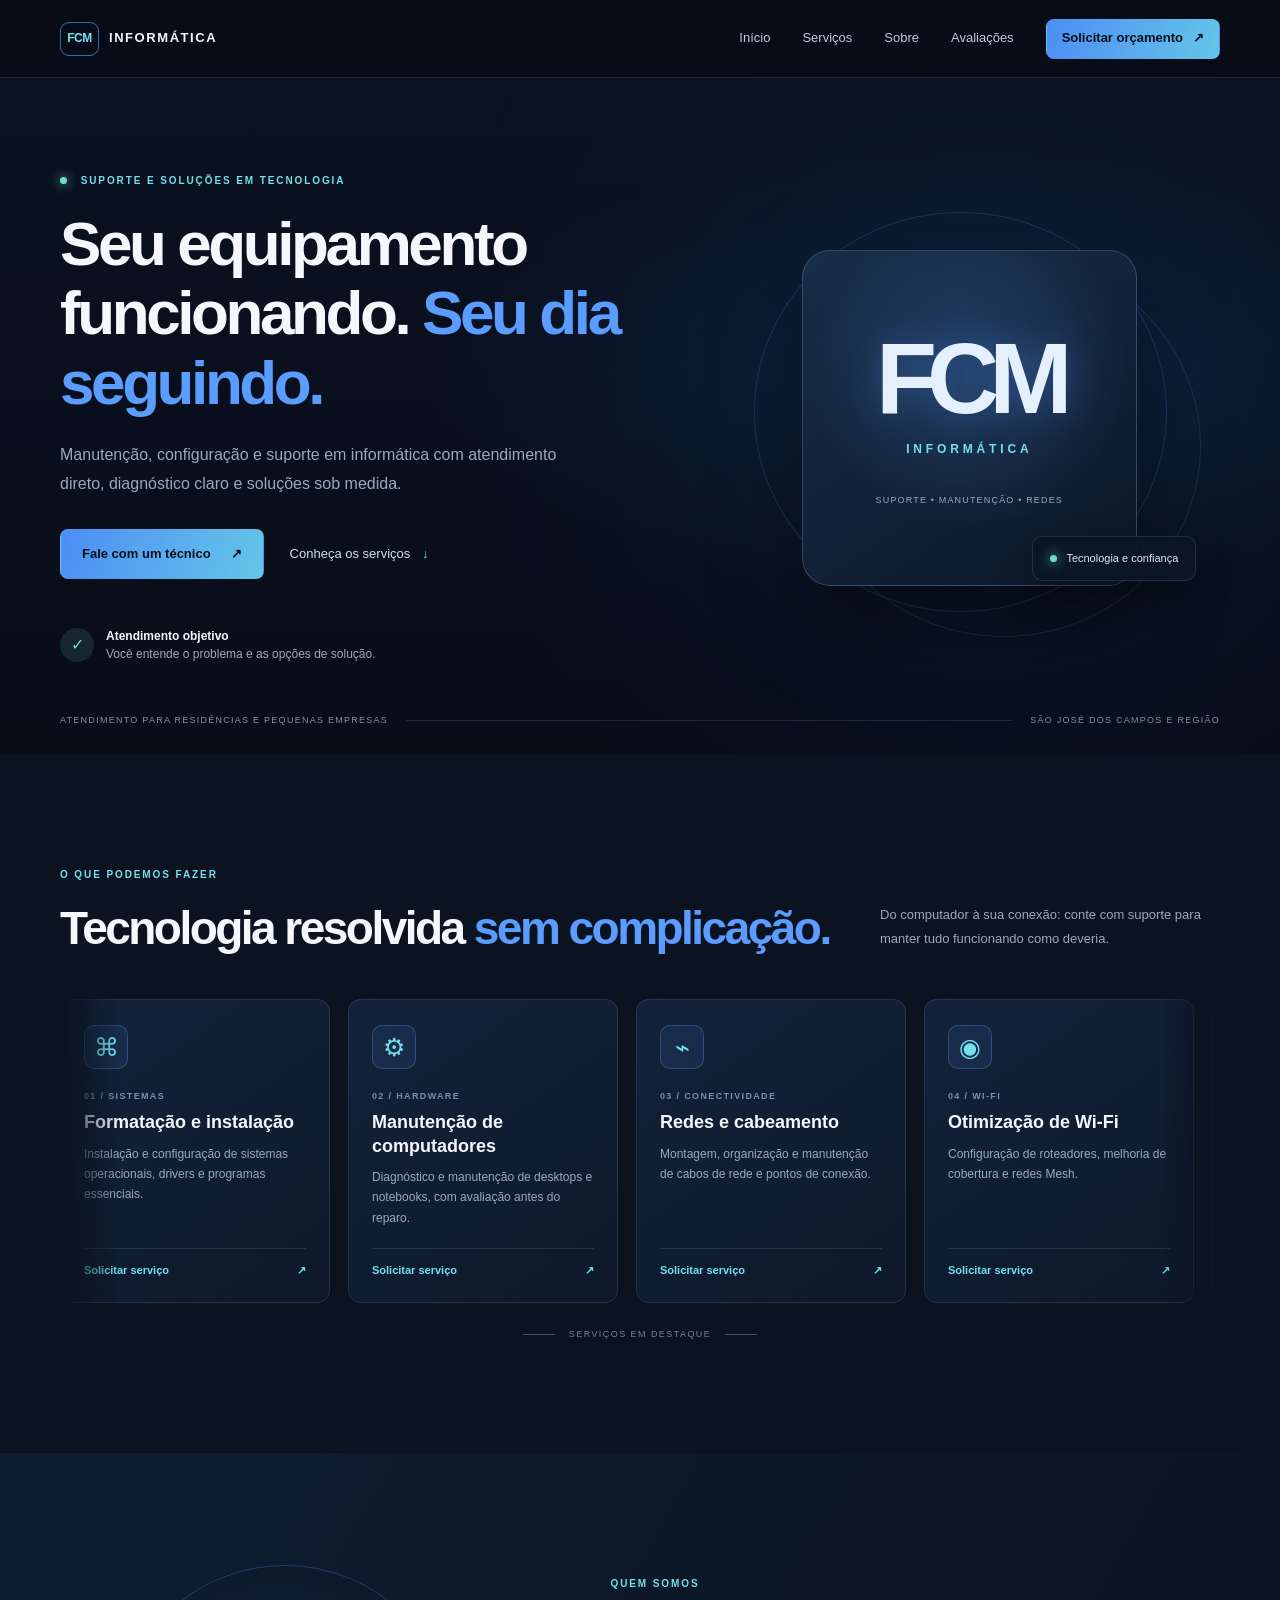
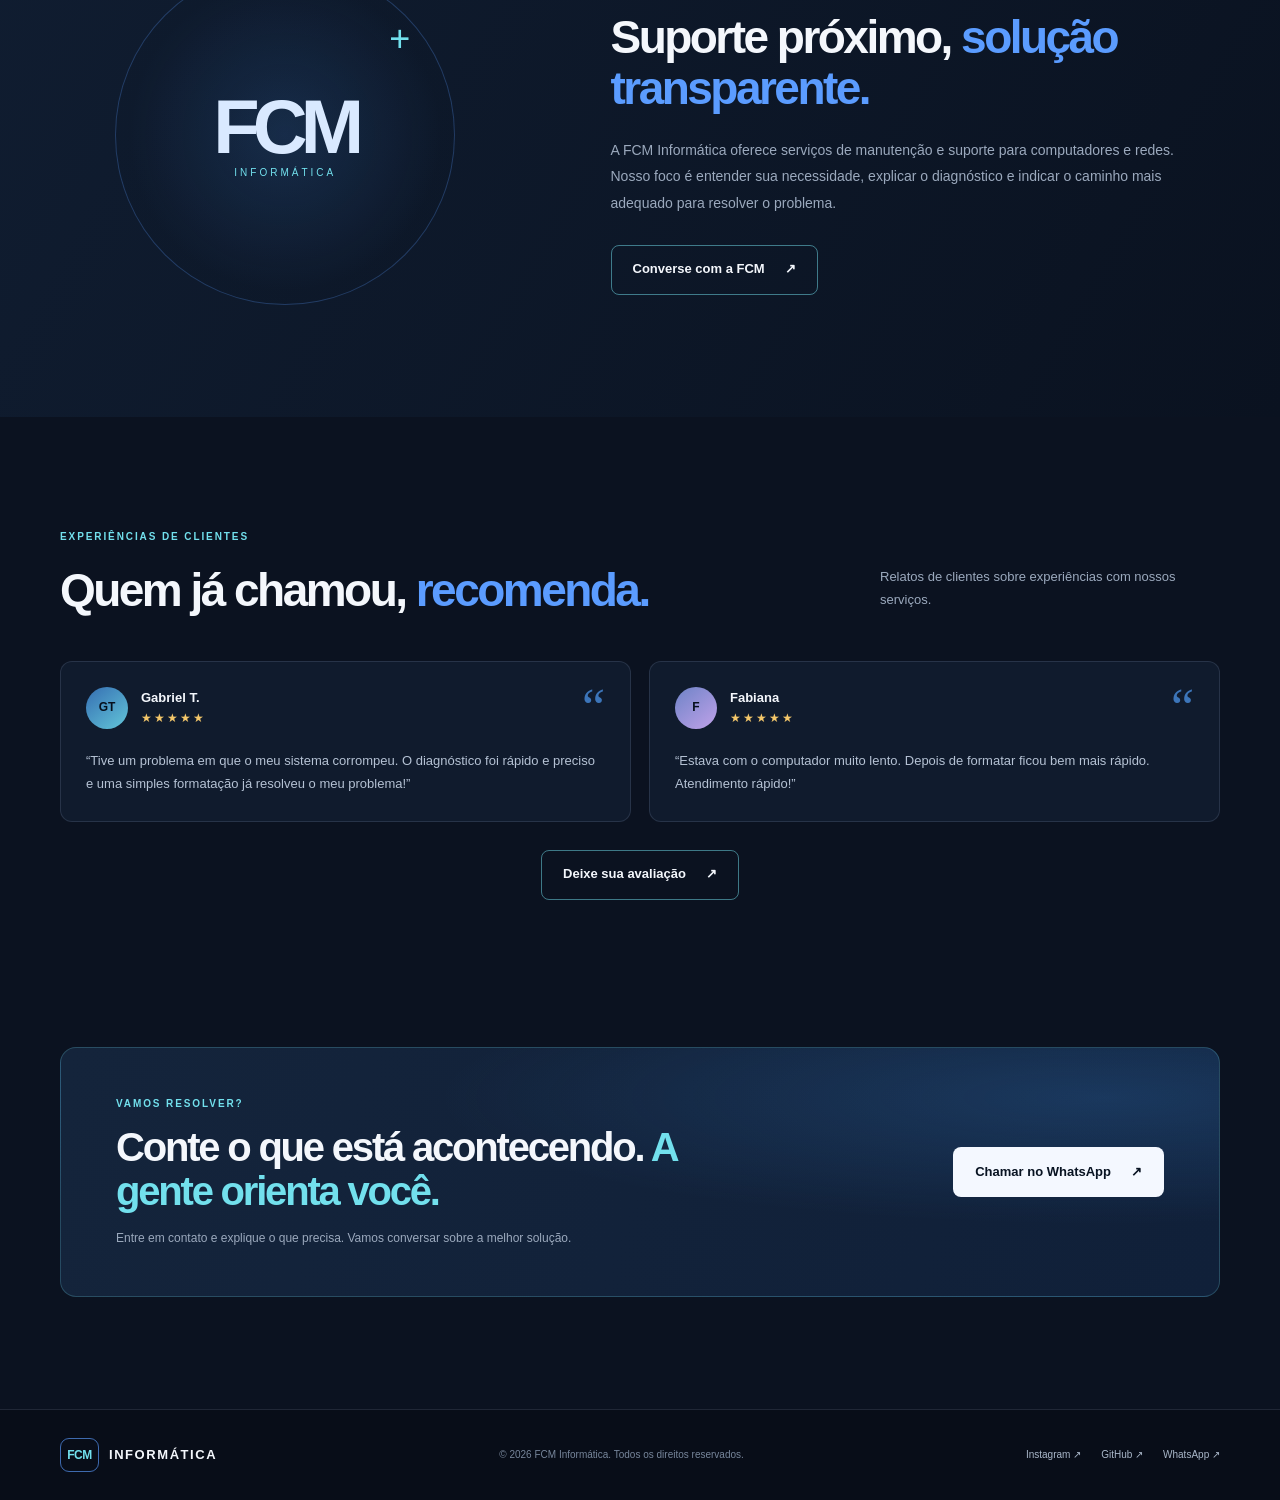
<file: index.html>
<!doctype html>
<html lang="pt-BR">
<head>
  <meta charset="utf-8">
  <meta name="viewport" content="width=device-width, initial-scale=1">
  <meta name="theme-color" content="#080d18">
  <meta name="description" content="FCM Informática: manutenção de computadores, formatação, redes, cabeamento e otimização de Wi-Fi em São José dos Campos e região. Solicite seu orçamento.">
  <meta property="og:title" content="FCM Informática | Tecnologia sem complicação">
  <meta property="og:description" content="Suporte, manutenção e soluções de informática para sua casa ou empresa.">
  <meta property="og:type" content="website">
  <link rel="stylesheet" href="src/styles/styles.css">
  <title>FCM Informática | Suporte e manutenção</title>
</head>
<body>
  <header class="site-header">
    <nav class="nav container" aria-label="Navegação principal">
      <a class="brand" href="#inicio" aria-label="FCM Informática - início"><span class="brand-mark">FCM</span><span>INFORMÁTICA</span></a>
      <button class="menu-toggle" type="button" aria-label="Abrir menu" aria-expanded="false" aria-controls="nav-links"><span></span><span></span><span></span></button>
      <div class="nav-links" id="nav-links">
        <a href="#inicio">Início</a><a href="#servicos">Serviços</a><a href="#sobre">Sobre</a><a href="#avaliacoes">Avaliações</a>
        <a class="button button-small" href="https://wa.me/5512991867922?text=Ol%C3%A1!%20Vim%20pelo%20site%20da%20FCM%20Inform%C3%A1tica%20e%20gostaria%20de%20um%20or%C3%A7amento." target="_blank" rel="noopener noreferrer">Solicitar orçamento <span aria-hidden="true">↗</span></a>
      </div>
    </nav>
  </header>

  <main>
    <section class="hero section" id="inicio">
      <div class="hero-glow" aria-hidden="true"></div>
      <div class="container hero-grid">
        <div class="hero-copy">
          <p class="eyebrow"><span class="status-dot"></span> SUPORTE E SOLUÇÕES EM TECNOLOGIA</p>
          <h1>Seu equipamento funcionando. <span>Seu dia seguindo.</span></h1>
          <p class="hero-text">Manutenção, configuração e suporte em informática com atendimento direto, diagnóstico claro e soluções sob medida.</p>
          <div class="hero-actions"><a class="button" href="https://wa.me/5512991867922?text=Ol%C3%A1!%20Gostaria%20de%20solicitar%20um%20or%C3%A7amento." target="_blank" rel="noopener noreferrer">Fale com um técnico <span aria-hidden="true">↗</span></a><a class="text-link" href="#servicos">Conheça os serviços <span aria-hidden="true">↓</span></a></div>
          <div class="hero-proof"><div class="proof-icon">✓</div><p><strong>Atendimento objetivo</strong><br><span>Você entende o problema e as opções de solução.</span></p></div>
        </div>
        <div class="hero-brand-visual" aria-label="FCM Informática">
          <div class="hero-brand-orbit hero-brand-orbit-one"></div>
          <div class="hero-brand-orbit hero-brand-orbit-two"></div>
          <div class="hero-brand-card">
            <span class="hero-brand-mark">FCM</span>
            <span class="hero-brand-name">INFORMÁTICA</span>
            <span class="hero-brand-caption">SUPORTE • MANUTENÇÃO • REDES</span>
          </div>
          <div class="hero-brand-tag"><span class="tag-dot"></span> Tecnologia e confiança</div>
        </div>
      </div>
      <div class="container hero-bottom"><span>ATENDIMENTO PARA RESIDÊNCIAS E PEQUENAS EMPRESAS</span><span class="hero-line"></span><span>SÃO JOSÉ DOS CAMPOS E REGIÃO</span></div>
    </section>

    <section class="services section" id="servicos">
      <div class="container">
        <div class="section-heading"><div><p class="eyebrow">O QUE PODEMOS FAZER</p><h2>Tecnologia resolvida <span>sem complicação.</span></h2></div><p class="section-intro">Do computador à sua conexão: conte com suporte para manter tudo funcionando como deveria.</p></div>
        <div class="carousel-shell" aria-label="Carrossel contínuo de serviços">
          <div class="carousel-track">
            <div class="service-card"><div class="service-icon">⌘</div><p class="card-number">01 / SISTEMAS</p><h3>Formatação e instalação</h3><p>Instalação e configuração de sistemas operacionais, drivers e programas essenciais.</p><a href="https://wa.me/5512991867922?text=Ol%C3%A1!%20Quero%20um%20or%C3%A7amento%20para%20formata%C3%A7%C3%A3o." target="_blank" rel="noopener noreferrer">Solicitar serviço <span>↗</span></a></div>
            <div class="service-card"><div class="service-icon">⚙</div><p class="card-number">02 / HARDWARE</p><h3>Manutenção de computadores</h3><p>Diagnóstico e manutenção de desktops e notebooks, com avaliação antes do reparo.</p><a href="https://wa.me/5512991867922?text=Ol%C3%A1!%20Preciso%20de%20um%20or%C3%A7amento%20para%20manuten%C3%A7%C3%A3o." target="_blank" rel="noopener noreferrer">Solicitar serviço <span>↗</span></a></div>
            <div class="service-card"><div class="service-icon">⌁</div><p class="card-number">03 / CONECTIVIDADE</p><h3>Redes e cabeamento</h3><p>Montagem, organização e manutenção de cabos de rede e pontos de conexão.</p><a href="https://wa.me/5512991867922?text=Ol%C3%A1!%20Preciso%20de%20ajuda%20com%20cabeamento%20de%20rede." target="_blank" rel="noopener noreferrer">Solicitar serviço <span>↗</span></a></div>
            <div class="service-card"><div class="service-icon">◉</div><p class="card-number">04 / WI-FI</p><h3>Otimização de Wi-Fi</h3><p>Configuração de roteadores, melhoria de cobertura e redes Mesh.</p><a href="https://wa.me/5512991867922?text=Ol%C3%A1!%20Quero%20otimizar%20minha%20rede%20Wi-Fi." target="_blank" rel="noopener noreferrer">Solicitar serviço <span>↗</span></a></div>
            <div class="service-card" aria-hidden="true"><div class="service-icon">⌘</div><p class="card-number">01 / SISTEMAS</p><h3>Formatação e instalação</h3><p>Instalação e configuração de sistemas operacionais, drivers e programas essenciais.</p><a href="https://wa.me/5512991867922?text=Ol%C3%A1!%20Quero%20um%20or%C3%A7amento%20para%20formata%C3%A7%C3%A3o." target="_blank" rel="noopener noreferrer" tabindex="-1">Solicitar serviço <span>↗</span></a></div>
            <div class="service-card" aria-hidden="true"><div class="service-icon">⚙</div><p class="card-number">02 / HARDWARE</p><h3>Manutenção de computadores</h3><p>Diagnóstico e manutenção de desktops e notebooks, com avaliação antes do reparo.</p><a tabindex="-1">Solicitar serviço <span>↗</span></a></div>
            <div class="service-card" aria-hidden="true"><div class="service-icon">⌁</div><p class="card-number">03 / CONECTIVIDADE</p><h3>Redes e cabeamento</h3><p>Montagem, organização e manutenção de cabos de rede e pontos de conexão.</p><a tabindex="-1">Solicitar serviço <span>↗</span></a></div>
            <div class="service-card" aria-hidden="true"><div class="service-icon">◉</div><p class="card-number">04 / WI-FI</p><h3>Otimização de Wi-Fi</h3><p>Configuração de roteadores, melhoria de cobertura e redes Mesh.</p><a tabindex="-1">Solicitar serviço <span>↗</span></a></div>
          </div>
        </div>
        <div class="carousel-hint"><span class="hint-line"></span> SERVIÇOS EM DESTAQUE <span class="hint-line"></span></div>
      </div>
    </section>

    <section class="about section" id="sobre"><div class="container about-grid"><div class="about-mark"><span>FCM</span><small>INFORMÁTICA</small><div class="about-cross">+</div></div><div class="about-copy"><p class="eyebrow">QUEM SOMOS</p><h2>Suporte próximo, <span>solução transparente.</span></h2><p>A FCM Informática oferece serviços de manutenção e suporte para computadores e redes. Nosso foco é entender sua necessidade, explicar o diagnóstico e indicar o caminho mais adequado para resolver o problema.</p><a class="button button-outline" href="https://wa.me/5512991867922?text=Ol%C3%A1!%20Quero%20conversar%20com%20a%20FCM%20Inform%C3%A1tica." target="_blank" rel="noopener noreferrer">Converse com a FCM <span>↗</span></a></div></div></section>

    <section class="reviews section" id="avaliacoes"><div class="container"><div class="section-heading"><div><p class="eyebrow">EXPERIÊNCIAS DE CLIENTES</p><h2>Quem já chamou, <span>recomenda.</span></h2></div><p class="section-intro">Relatos de clientes sobre experiências com nossos serviços.</p></div><div class="review-grid">
      <article class="review-card"><div class="review-top"><div class="avatar">GT</div><div><h3>Gabriel T.</h3><div class="stars" aria-label="5 de 5 estrelas">★★★★★</div></div><span class="quote-mark">“</span></div><p>“Tive um problema em que o meu sistema corrompeu. O diagnóstico foi rápido e preciso e uma simples formatação já resolveu o meu problema!”</p></article>
      <article class="review-card"><div class="review-top"><div class="avatar avatar-alt">F</div><div><h3>Fabiana</h3><div class="stars" aria-label="5 de 5 estrelas">★★★★★</div></div><span class="quote-mark">“</span></div><p>“Estava com o computador muito lento. Depois de formatar ficou bem mais rápido. Atendimento rápido!”</p></article>
    </div><div class="review-action"><a class="button button-outline" href="avaliacao.html">Deixe sua avaliação <span>↗</span></a></div></div></section>

    <section class="contact section"><div class="container contact-panel"><div><p class="eyebrow">VAMOS RESOLVER?</p><h2>Conte o que está acontecendo. <span>A gente orienta você.</span></h2><p>Entre em contato e explique o que precisa. Vamos conversar sobre a melhor solução.</p></div><a class="button button-light" href="https://wa.me/5512991867922?text=Ol%C3%A1!%20Vim%20pelo%20site%20da%20FCM%20Inform%C3%A1tica." target="_blank" rel="noopener noreferrer">Chamar no WhatsApp <span>↗</span></a></div></section>
  </main>

  <footer class="footer"><div class="container footer-inner"><a class="brand" href="#inicio"><span class="brand-mark">FCM</span><span>INFORMÁTICA</span></a><p>© <span id="year">2026</span> FCM Informática. Todos os direitos reservados.</p><div class="footer-links"><a href="https://www.instagram.com/felipe.marani/" target="_blank" rel="noopener noreferrer">Instagram ↗</a><a href="https://github.com/FelipeCMarani" target="_blank" rel="noopener noreferrer">GitHub ↗</a><a href="https://wa.me/5512991867922" target="_blank" rel="noopener noreferrer">WhatsApp ↗</a></div></div></footer>
  <script src="src/javascript/script.js" defer></script>
</body>
</html>
</file>
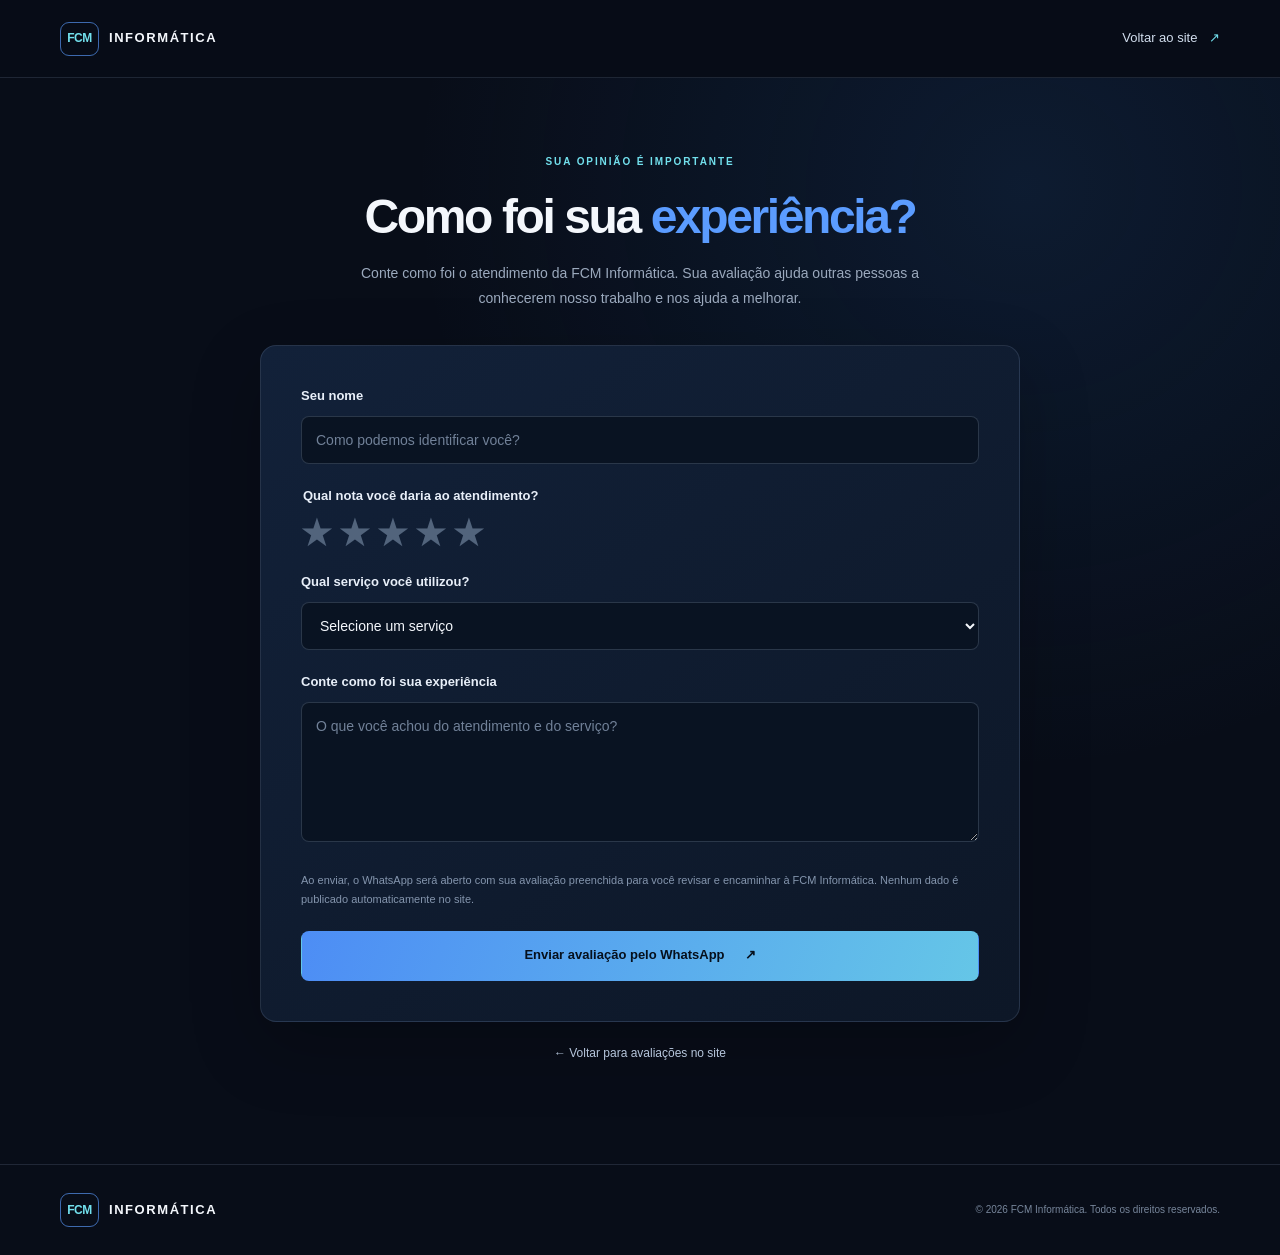
<file: avaliacao.html>
<!doctype html>
<html lang="pt-BR">
<head>
  <meta charset="utf-8">
  <meta name="viewport" content="width=device-width, initial-scale=1">
  <meta name="theme-color" content="#080d18">
  <meta name="description" content="Avalie seu atendimento com a FCM Informática. Sua opinião ajuda a melhorar nossos serviços.">
  <link rel="stylesheet" href="src/styles/styles.css">
  <title>Avalie seu atendimento | FCM Informática</title>
</head>
<body>
  <header class="site-header">
    <nav class="nav container" aria-label="Navegação principal">
      <a class="brand" href="index.html" aria-label="FCM Informática - início"><span class="brand-mark">FCM</span><span>INFORMÁTICA</span></a>
      <a class="text-link" href="index.html">Voltar ao site <span aria-hidden="true">↗</span></a>
    </nav>
  </header>
  <main class="form-page">
    <div class="form-wrap">
      <div class="form-intro">
        <p class="eyebrow">SUA OPINIÃO É IMPORTANTE</p>
        <h1>Como foi sua <span>experiência?</span></h1>
        <p>Conte como foi o atendimento da FCM Informática. Sua avaliação ajuda outras pessoas a conhecerem nosso trabalho e nos ajuda a melhorar.</p>
      </div>
      <form class="review-form" id="review-form">
        <div class="form-field">
          <label for="customer-name">Seu nome</label>
          <input id="customer-name" name="name" type="text" autocomplete="name" maxlength="70" placeholder="Como podemos identificar você?" required>
        </div>
        <fieldset class="form-field" style="border:0;padding:0;margin-inline:0">
          <legend class="form-label">Qual nota você daria ao atendimento?</legend>
          <div class="rating-options" aria-label="Selecione uma nota de 1 a 5">
            <input type="radio" id="star-5" name="rating" value="5" required><label for="star-5" aria-label="5 estrelas">★</label>
            <input type="radio" id="star-4" name="rating" value="4"><label for="star-4" aria-label="4 estrelas">★</label>
            <input type="radio" id="star-3" name="rating" value="3"><label for="star-3" aria-label="3 estrelas">★</label>
            <input type="radio" id="star-2" name="rating" value="2"><label for="star-2" aria-label="2 estrelas">★</label>
            <input type="radio" id="star-1" name="rating" value="1"><label for="star-1" aria-label="1 estrela">★</label>
          </div>
        </fieldset>
        <div class="form-field">
          <label for="service">Qual serviço você utilizou?</label>
          <select id="service" name="service" required>
            <option value="" disabled selected>Selecione um serviço</option>
            <option>Formatação e instalação</option>
            <option>Manutenção de computadores</option>
            <option>Redes e cabeamento</option>
            <option>Otimização de Wi-Fi</option>
            <option>Suporte técnico</option>
            <option>Outro</option>
          </select>
        </div>
        <div class="form-field">
          <label for="review">Conte como foi sua experiência</label>
          <textarea id="review" name="review" maxlength="1200" placeholder="O que você achou do atendimento e do serviço?" required></textarea>
        </div>
        <p class="form-note">Ao enviar, o WhatsApp será aberto com sua avaliação preenchida para você revisar e encaminhar à FCM Informática. Nenhum dado é publicado automaticamente no site.</p>
        <button class="button form-submit" type="submit">Enviar avaliação pelo WhatsApp <span aria-hidden="true">↗</span></button>
      </form>
      <div style="text-align:center"><a class="form-back" href="index.html#avaliacoes">← Voltar para avaliações no site</a></div>
    </div>
  </main>
  <footer class="footer"><div class="container footer-inner"><a class="brand" href="index.html"><span class="brand-mark">FCM</span><span>INFORMÁTICA</span></a><p>© <span id="year">2026</span> FCM Informática. Todos os direitos reservados.</p></div></footer>
  <script src="src/javascript/script.js" defer></script>
  <script src="src/javascript/avaliacao.js" defer></script>
</body>
</html>
</file>
<file: src/styles/styles.css>
:root{--bg:#080d18;--panel:#101a2b;--panel2:#111f33;--text:#f4f7fc;--muted:#9ba9bd;--blue:#5b9cff;--cyan:#72e0ed;--line:rgba(173,198,231,.14);--max:1160px}*{box-sizing:border-box}html{scroll-behavior:smooth;scroll-padding-top:88px}body{margin:0;background:var(--bg);color:var(--text);font-family:Arial,Helvetica,sans-serif;line-height:1.6;-webkit-font-smoothing:antialiased}a{color:inherit;text-decoration:none}button,a{-webkit-tap-highlight-color:transparent}button{font:inherit}.container{width:min(var(--max),calc(100% - 48px));margin-inline:auto}.section{position:relative;padding:112px 0}.site-header{height:78px;position:sticky;top:0;z-index:20;background:rgba(8,13,24,.86);backdrop-filter:blur(18px);border-bottom:1px solid var(--line)}.nav{height:100%;display:flex;align-items:center;justify-content:space-between}.brand{display:inline-flex;align-items:center;gap:10px;font-family:Arial,Helvetica,sans-serif;font-size:13px;font-weight:800;letter-spacing:.12em}.brand-mark{display:grid;place-items:center;width:39px;height:34px;border:1px solid rgba(91,156,255,.65);border-radius:9px;color:var(--cyan);font-size:12px;letter-spacing:-.04em}.nav-links{display:flex;align-items:center;gap:32px;font-size:13px;color:#c1ccdc}.nav-links>a:not(.button):hover,.footer-links a:hover{color:var(--cyan)}.button{min-height:50px;padding:0 21px;display:inline-flex;align-items:center;justify-content:center;gap:20px;border:1px solid transparent;border-radius:8px;background:linear-gradient(110deg,#4d8df5,#65c6e7);color:#06101d;font-size:13px;font-weight:700;transition:transform .2s,filter .2s}.button:hover{transform:translateY(-2px);filter:brightness(1.08)}.button-small{min-height:40px;padding:0 15px;gap:10px}.button-outline{background:transparent;border-color:rgba(114,224,237,.5);color:var(--text)}.button-light{background:#f4f8ff;color:#081322}.menu-toggle{display:none;background:none;border:0;padding:8px}.menu-toggle span{display:block;width:23px;height:2px;margin:5px;background:#fff}.hero{min-height:650px;padding:90px 0 28px;overflow:hidden;background:radial-gradient(ellipse at 76% 43%,rgba(35,92,160,.18),transparent 40%),linear-gradient(180deg,#0a1120,#080d18)}.hero-glow{position:absolute;width:460px;height:460px;right:5%;top:12%;border-radius:50%;background:#1c5c9b;filter:blur(150px);opacity:.2}.hero-grid{position:relative;display:grid;grid-template-columns:1.08fr .92fr;align-items:center;gap:70px;min-height:500px}.eyebrow{margin:0 0 20px;color:var(--cyan);font-size:10px;font-weight:700;letter-spacing:.19em}.status-dot,.tag-dot{display:inline-block;width:7px;height:7px;margin-right:9px;border-radius:50%;background:#6ce0c2;box-shadow:0 0 12px #6ce0c2}.hero h1,.section-heading h2,.about h2,.contact h2{margin:0;font-family:Arial,Helvetica,sans-serif;font-size:clamp(38px,5vw,62px);line-height:1.12;letter-spacing:-.055em;font-weight:700}.hero h1 span,.section-heading h2 span,.about h2 span,.contact h2 span{color:var(--blue)}.hero-text{max-width:520px;margin:24px 0 30px;color:var(--muted);font-size:16px;line-height:1.8}.hero-actions{display:flex;align-items:center;gap:26px}.text-link{font-size:13px;color:#d2deee}.text-link span{color:var(--cyan);margin-left:8px}.hero-proof{display:flex;align-items:center;gap:12px;margin-top:48px}.proof-icon{display:grid;place-items:center;width:34px;height:34px;border-radius:50%;background:rgba(108,224,194,.12);color:#6ce0c2}.hero-proof p{margin:0;font-size:12px;line-height:1.5}.hero-proof strong{font-weight:600}.hero-proof p span{color:var(--muted)}.hero-visual{position:relative;width:min(100%,430px);justify-self:center}.visual-frame{position:relative;z-index:1;overflow:hidden;aspect-ratio:1/1.04;border:1px solid rgba(144,187,241,.23);border-radius:48% 48% 18px 18px;background:linear-gradient(145deg,#1a3452,#0d1727);box-shadow:0 30px 90px rgba(0,0,0,.38)}.visual-frame img{display:block;width:100%;height:100%;object-fit:cover;object-position:center 28%;mix-blend-mode:normal}.visual-tag{position:absolute;z-index:2;right:-32px;bottom:32px;display:flex;align-items:center;padding:13px 17px;border:1px solid var(--line);border-radius:10px;background:rgba(12,22,38,.94);box-shadow:0 12px 35px #0005}.visual-tag strong,.visual-tag small{display:block}.visual-tag strong{font-size:12px}.visual-tag small{color:var(--muted);font-size:10px}.visual-orbit{position:absolute;border:1px solid rgba(91,156,255,.2);border-radius:50%;pointer-events:none}.orbit-one{inset:-28px -22px 20px 22px}.orbit-two{inset:20px -48px -28px 55px;border-color:rgba(114,224,237,.12)}.hero-bottom{display:flex;align-items:center;gap:18px;margin-top:45px;color:#8292a9;font-size:9px;letter-spacing:.14em}.hero-line{height:1px;flex:1;background:var(--line)}.services{overflow:hidden;background:#0b1220}.section-heading{display:flex;align-items:end;justify-content:space-between;gap:40px;margin-bottom:44px}.section-heading h2,.about h2,.contact h2{font-size:clamp(32px,4vw,46px)}.section-intro{max-width:340px;margin:0 0 5px;color:var(--muted);font-size:13px;line-height:1.8}.carousel-shell{position:relative;overflow:hidden;mask-image:linear-gradient(90deg,transparent,#000 5%,#000 95%,transparent);-webkit-mask-image:linear-gradient(90deg,transparent,#000 5%,#000 95%,transparent)}.carousel-track{display:flex;width:max-content;gap:18px;animation:marquee 42s linear infinite}.carousel-shell:hover .carousel-track,.carousel-shell:focus-within .carousel-track{animation-play-state:paused}.service-card{width:270px;min-height:286px;padding:25px 23px 22px;border:1px solid var(--line);border-radius:13px;background:linear-gradient(145deg,#13223a,#0e1829);display:flex;flex-direction:column}.service-icon{display:grid;place-items:center;width:44px;height:44px;border:1px solid rgba(91,156,255,.32);border-radius:10px;background:rgba(91,156,255,.09);color:var(--cyan);font-size:25px}.card-number{margin:20px 0 8px;color:#7890ae;font-size:9px;letter-spacing:.15em;font-weight:700}.service-card h3{margin:0 0 9px;font-family:Arial,Helvetica,sans-serif;font-size:18px;line-height:1.3}.service-card>p:not(.card-number){margin:0 0 20px;color:var(--muted);font-size:12px;line-height:1.7}.service-card a{display:flex;justify-content:space-between;align-items:center;margin-top:auto;padding-top:13px;border-top:1px solid var(--line);color:var(--cyan);font-size:11px;font-weight:700}.carousel-hint{display:flex;align-items:center;justify-content:center;gap:14px;margin-top:24px;color:#71849e;font-size:9px;letter-spacing:.16em}.hint-line{width:32px;height:1px;background:#40516a}@keyframes marquee{from{transform:translateX(0)}to{transform:translateX(calc(-50% - 9px))}}.about{background:linear-gradient(120deg,#101d31,#0a1220)}.about-grid{display:grid;grid-template-columns:.85fr 1.15fr;align-items:center;gap:100px}.about-mark{position:relative;display:grid;place-content:center;justify-self:center;width:min(100%,340px);aspect-ratio:1;border:1px solid rgba(91,156,255,.27);border-radius:50%;background:radial-gradient(circle,rgba(58,119,191,.2),rgba(11,20,35,.1) 65%)}.about-mark>span{font-family:Arial,Helvetica,sans-serif;font-size:76px;line-height:1;font-weight:800;letter-spacing:-.09em;color:#d9e9ff}.about-mark small{text-align:center;color:var(--cyan);font-size:10px;letter-spacing:.3em}.about-cross{position:absolute;right:13%;top:13%;color:var(--cyan);font-size:36px}.about-copy>p:not(.eyebrow){max-width:570px;margin:22px 0 28px;color:var(--muted);font-size:14px;line-height:1.9}.reviews{background:#0b1220}.review-grid{display:grid;grid-template-columns:repeat(2,1fr);gap:18px}.review-card{padding:25px;border:1px solid var(--line);border-radius:12px;background:#101b2d}.review-top{display:flex;align-items:center;gap:13px}.avatar{display:grid;place-items:center;width:42px;height:42px;border-radius:50%;background:linear-gradient(140deg,#356eb2,#63c6d9);color:#06101d;font-weight:800;font-size:12px}.avatar-alt{background:linear-gradient(140deg,#6e83c7,#c0a2e9)}.review-top h3{margin:0;font-size:13px}.stars{color:#f4c76a;font-size:12px;letter-spacing:2px}.quote-mark{margin-left:auto;color:#3c75b9;font-family:Georgia,serif;font-size:52px;line-height:.8}.review-card>p{margin:20px 0 0;color:#b5c2d4;font-size:13px;line-height:1.8}.review-action{margin-top:28px;text-align:center}.contact{padding-top:35px;background:#0b1220}.contact-panel{display:flex;align-items:center;justify-content:space-between;gap:35px;padding:48px 55px;border:1px solid rgba(114,224,237,.22);border-radius:16px;background:radial-gradient(ellipse at 90% 20%,rgba(54,126,202,.25),transparent 45%),linear-gradient(110deg,#14243b,#102039)}.contact-panel .eyebrow{margin-bottom:13px}.contact h2{max-width:660px;font-size:clamp(28px,3.4vw,40px)}.contact h2 span{color:var(--cyan)}.contact-panel>div>p:last-child{margin:15px 0 0;color:var(--muted);font-size:12px}.contact-panel .button{flex-shrink:0}.footer{padding:28px 0;border-top:1px solid var(--line);background:#080d18}.footer-inner{display:flex;align-items:center;justify-content:space-between;gap:25px}.footer-inner>p{margin:0;color:#77869b;font-size:10px}.footer-links{display:flex;gap:20px;color:#aab8ca;font-size:10px}
@media(max-width:850px){.nav-links{gap:18px}.hero-grid{gap:35px}.hero h1{font-size:48px}.about-grid{gap:55px}.contact-panel{padding:38px}.section{padding:85px 0}}
@media(max-width:680px){.container{width:min(var(--max),calc(100% - 36px))}.site-header{height:68px}.menu-toggle{display:block}.nav-links{display:none;position:absolute;top:67px;left:0;right:0;padding:22px 22px 25px;background:#0b1423;border-bottom:1px solid var(--line);flex-direction:column;align-items:stretch;gap:20px}.nav-links.open{display:flex}.nav-links .button{align-self:flex-start}.hero{padding-top:58px}.hero-grid{grid-template-columns:1fr;gap:45px}.hero h1{font-size:clamp(39px,11vw,54px)}.hero-text{font-size:14px}.hero-proof{margin-top:30px}.hero-visual{width:min(78%,340px)}.visual-tag{right:-22px;bottom:20px}.hero-bottom{gap:10px;font-size:7px;letter-spacing:.08em;margin-top:35px}.section-heading{display:block;margin-bottom:30px}.section-heading h2,.about h2{font-size:35px}.section-intro{margin-top:15px}.service-card{width:255px;min-height:278px}.about-grid{grid-template-columns:1fr;gap:45px}.about-mark{width:240px}.about-mark>span{font-size:60px}.about-copy{text-align:left}.review-grid{grid-template-columns:1fr}.contact-panel{display:block;padding:30px 24px}.contact-panel .button{margin-top:24px}.footer-inner{flex-wrap:wrap}.footer-inner>p{order:3;width:100%}.footer-links{gap:12px}}
@media(prefers-reduced-motion:reduce){html{scroll-behavior:auto}.carousel-track{animation:none}.button{transition:none}}

/* Identidade visual no hero: substitui a fotografia pessoal */
.hero-brand-visual{min-height:410px;display:grid;place-items:center}
.brand-visual-card{position:relative;z-index:1;isolation:isolate;overflow:hidden;width:min(100%,410px);aspect-ratio:1/1.02;display:flex;flex-direction:column;align-items:center;justify-content:center;border:1px solid rgba(144,187,241,.25);border-radius:28px;background:radial-gradient(circle at 50% 42%,rgba(71,144,220,.28),transparent 48%),linear-gradient(145deg,#152b48,#0b1424 72%);box-shadow:0 30px 90px rgba(0,0,0,.38)}
.brand-visual-grid{position:absolute;inset:0;z-index:-1;opacity:.22;background-image:linear-gradient(rgba(135,183,239,.16) 1px,transparent 1px),linear-gradient(90deg,rgba(135,183,239,.16) 1px,transparent 1px);background-size:32px 32px;mask-image:linear-gradient(transparent,#000 25%,#000 75%,transparent)}
.brand-visual-logo{font-size:clamp(88px,12vw,132px);font-weight:900;letter-spacing:-.12em;line-height:1;color:#eaf4ff;text-shadow:0 0 48px rgba(91,156,255,.4);padding-right:.12em}
.brand-visual-caption{margin-top:12px;color:var(--cyan);font-size:10px;font-weight:700;letter-spacing:.25em}
.brand-visual-caption span{padding:0 7px;color:#7198c5}
.brand-visual-status{display:flex;align-items:center;gap:9px;margin-top:48px;padding:10px 15px;border:1px solid var(--line);border-radius:30px;background:rgba(8,17,30,.72);color:#c3d2e6;font-size:11px}
.brand-visual-status i{width:7px;height:7px;border-radius:50%;background:#6ce0c2;box-shadow:0 0 12px #6ce0c2}
.brand-visual-plus{position:absolute;top:12%;right:15%;color:var(--cyan);font-size:34px;font-weight:200}
/* Página de avaliação */
.form-page{min-height:calc(100vh - 160px);padding:76px 0 100px;background:radial-gradient(ellipse at 80% 10%,rgba(35,92,160,.18),transparent 42%),#080d18}
.form-wrap{width:min(760px,calc(100% - 36px));margin:auto}
.form-intro{text-align:center;margin-bottom:34px}.form-intro h1{margin:0;font-size:clamp(34px,5vw,48px);line-height:1.12;letter-spacing:-.05em}.form-intro h1 span{color:var(--blue)}.form-intro p:last-child{max-width:560px;margin:17px auto 0;color:var(--muted);font-size:14px;line-height:1.8}
.review-form{padding:clamp(22px,5vw,40px);border:1px solid var(--line);border-radius:16px;background:linear-gradient(145deg,#122139,#0d1727);box-shadow:0 24px 70px rgba(0,0,0,.22)}
.form-field{margin-bottom:22px}.form-field label,.form-label{display:block;margin-bottom:9px;color:#e8eff9;font-size:13px;font-weight:700}.form-field input,.form-field select,.form-field textarea{width:100%;min-height:48px;padding:12px 14px;border:1px solid rgba(173,198,231,.2);border-radius:8px;outline:none;background:#091322;color:var(--text);font:inherit;font-size:14px}.form-field textarea{min-height:140px;resize:vertical}.form-field input:focus,.form-field select:focus,.form-field textarea:focus{border-color:var(--cyan);box-shadow:0 0 0 3px rgba(114,224,237,.1)}.form-field input::placeholder,.form-field textarea::placeholder{color:#718198}.rating-options{display:flex;flex-direction:row-reverse;justify-content:flex-end;gap:8px}.rating-options input{position:absolute;opacity:0;pointer-events:none}.rating-options label{margin:0;color:#52647c;font-size:34px;line-height:1;cursor:pointer;transition:color .15s}.rating-options label:hover,.rating-options label:hover~label,.rating-options input:checked~label{color:#f4c76a}.form-note{margin:4px 0 22px;color:#8495ad;font-size:11px;line-height:1.7}.form-submit{width:100%;cursor:pointer}.form-back{display:inline-block;margin-top:22px;color:#b6c6dc;font-size:12px}.form-back:hover{color:var(--cyan)}
@media(max-width:680px){.hero-brand-visual{min-height:300px;width:100%}.brand-visual-card{width:min(82%,310px)}.brand-visual-logo{font-size:96px}.brand-visual-status{margin-top:32px}.form-page{padding-top:54px}}

/* Identidade visual da FCM sem fotografia pessoal */
.hero-brand-visual{position:relative;width:min(100%,430px);aspect-ratio:1/1;justify-self:center;display:grid;place-items:center}
.hero-brand-card{position:relative;z-index:1;width:78%;aspect-ratio:1;border:1px solid rgba(144,187,241,.25);border-radius:28px;background:radial-gradient(circle at 50% 35%,rgba(91,156,255,.22),transparent 58%),linear-gradient(145deg,#172d49,#0d1727);box-shadow:0 30px 90px rgba(0,0,0,.38);display:flex;flex-direction:column;align-items:center;justify-content:center}
.hero-brand-mark{color:#e5f0ff;font-size:clamp(64px,9vw,100px);font-weight:900;letter-spacing:-.1em;line-height:1;text-shadow:0 0 35px rgba(91,156,255,.3)}
.hero-brand-name{margin-top:12px;color:var(--cyan);font-size:12px;font-weight:800;letter-spacing:.32em}
.hero-brand-caption{margin-top:34px;color:#9ba9bd;font-size:9px;letter-spacing:.13em;text-align:center}
.hero-brand-orbit{position:absolute;border:1px solid rgba(91,156,255,.2);border-radius:50%;pointer-events:none}
.hero-brand-orbit-one{inset:2% 4% 5% 0}
.hero-brand-orbit-two{inset:12% -4% -1% 12%;border-color:rgba(114,224,237,.12)}
.hero-brand-tag{position:absolute;z-index:2;right:-12px;bottom:12%;display:flex;align-items:center;padding:13px 17px;border:1px solid var(--line);border-radius:10px;background:rgba(12,22,38,.96);box-shadow:0 12px 35px #0005;color:#dce8f7;font-size:11px}
@media(max-width:680px){.hero-brand-visual{width:min(78%,340px)}.hero-brand-tag{right:-18px;bottom:10%;font-size:10px}.hero-brand-caption{font-size:8px}}
</file>
